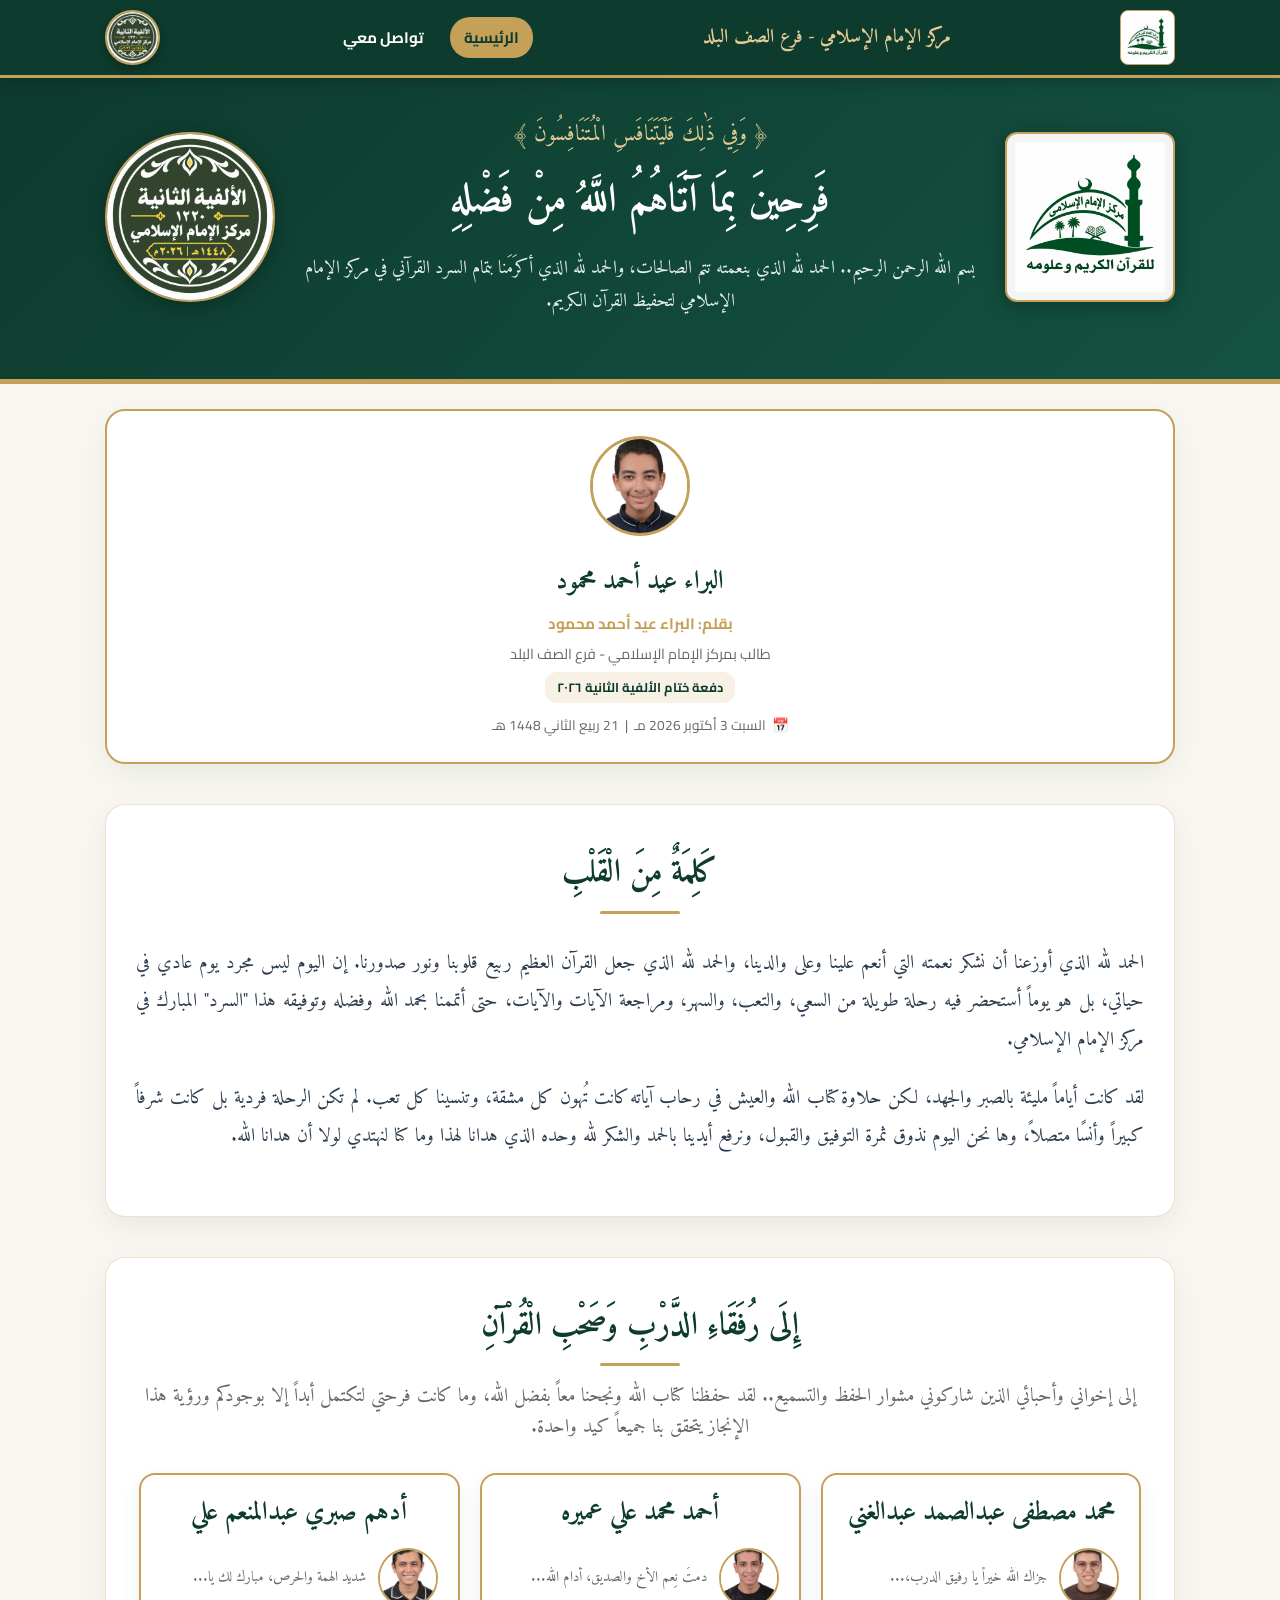
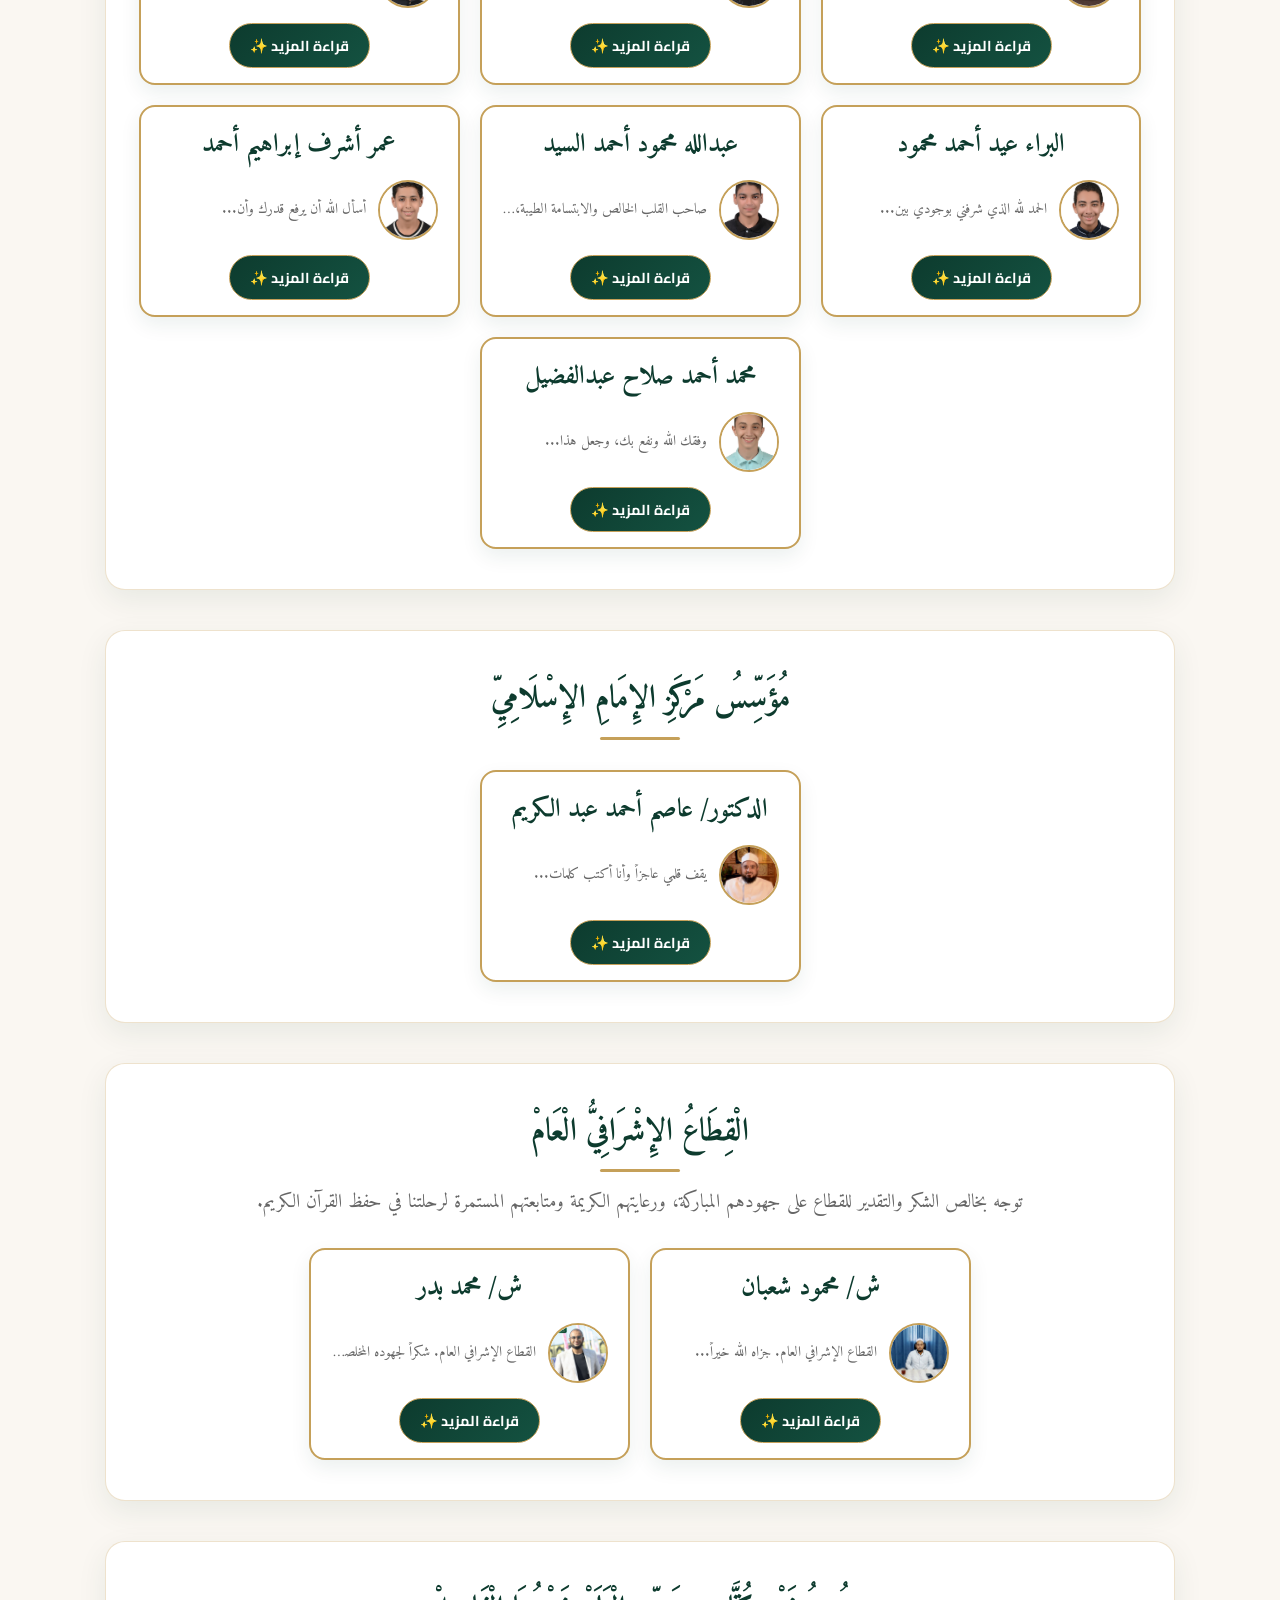
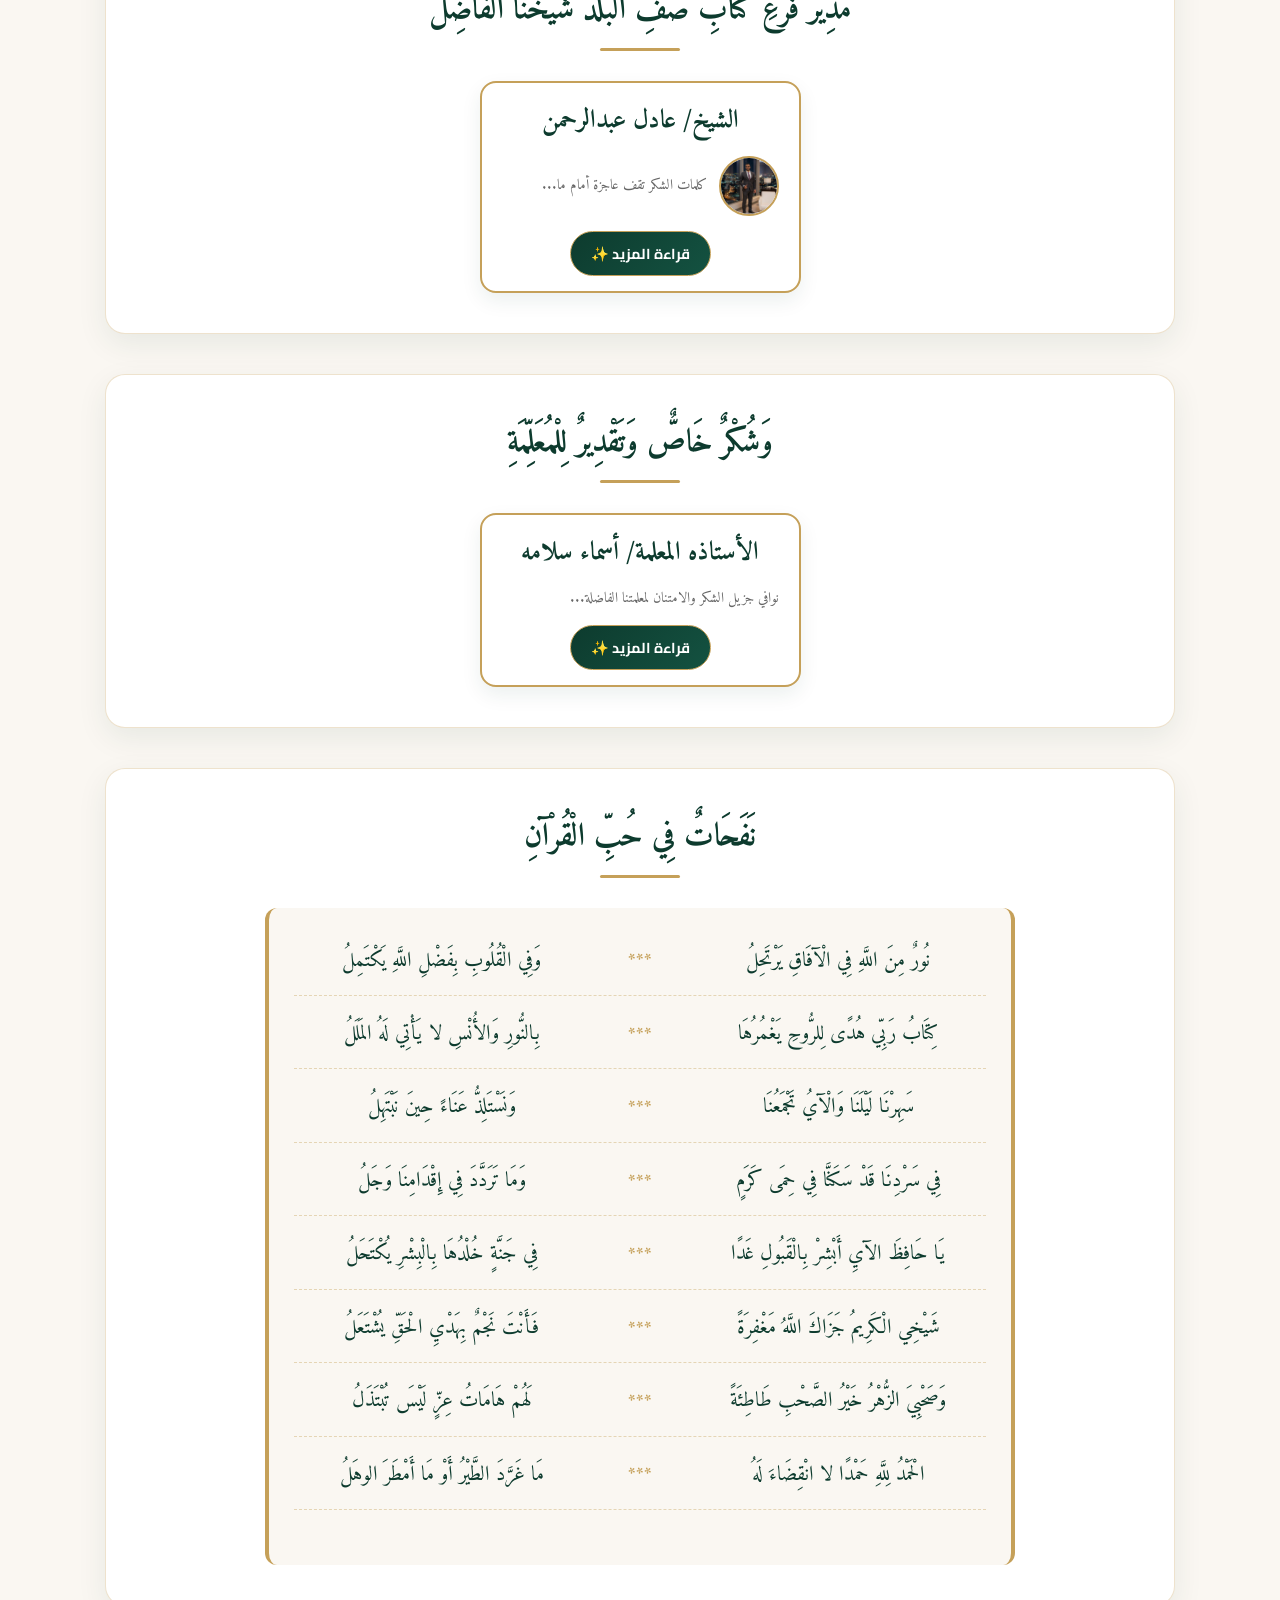
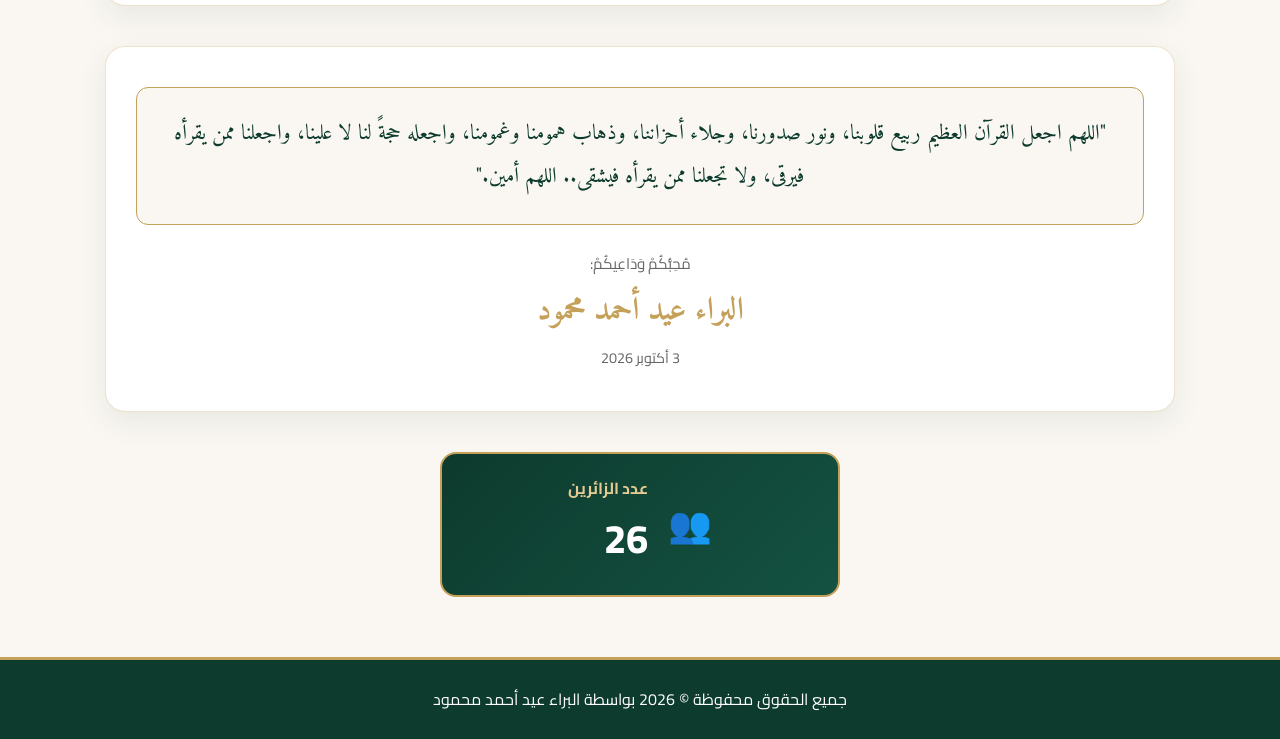
<file: index.html>
<!DOCTYPE html>
<html lang="ar" dir="rtl">
<head>
  <meta charset="UTF-8">
  <meta name="viewport" content="width=device-width, initial-scale=1.0">
  <title>فرحة النجاح في السرد القرآني - فرع الصف البلد</title>

  <!-- Open Graph / Social Preview -->
  <meta name="title" content="الإمام الإسلامي بالصف البلد | فرحة السرد القرآني">
  <meta name="description" content="احتفالية إتمام السرد القرآني بمركز الإمام الإسلامي - دفعة ختام الألفية الثانية 2026.">
  <meta property="og:type" content="website">
  <meta property="og:url" content="https://el-baraa.github.io/quran-sard-celebration-2026/">
  <meta property="og:title" content="الإمام الإسلامي بالصف البلد | فرحة السرد القرآني">
  <meta property="og:description" content="احتفالية إتمام السرد القرآني بمركز الإمام الإسلامي - دفعة ختام الألفية الثانية 2026م.">
  <meta property="og:image" content="https://el-baraa.github.io/quran-sard-celebration-2026/facebook-preview.jpg?v=4.0">
    
  <!-- Google Fonts -->
  <link rel="preconnect" href="https://fonts.googleapis.com">
  <link rel="preconnect" href="https://fonts.gstatic.com" crossorigin>
  <link href="https://fonts.googleapis.com/css2?family=Amiri:ital,wght@0,400;0,700;1,400&family=Cairo:wght@300;400;600;700;800&display=swap" rel="stylesheet">
    
  <!-- Style CSS Link -->
  <link rel="stylesheet" href="style.css?v=6.0">
</head>
<body>

  <!-- شريط التنقل العلوي مع الصور على الأطراف -->
  <nav class="main-navbar">
    <div class="nav-container">
      <img src="logo.png" alt="مركز الإمام الإسلامي" class="nav-logo-right" onerror="this.src='https://via.placeholder.com/60?text=لوجو';">
      
      <a href="index.html" class="nav-logo">
        <span class="nav-link-part" onclick="event.stopPropagation(); window.open('https://www.facebook.com/emam.eslamic', '_blank');">مركز الإمام الإسلامي</span>
        - 
        <span class="nav-link-part" onclick="event.stopPropagation(); window.open('https://www.facebook.com/elamam.elsaf.661', '_blank');">فرع الصف البلد</span>        
      </a>
      
      <ul class="nav-links">
        <li><a href="index.html" class="active">الرئيسية</a></li>
        <li><a href="contact.html">تواصل معي</a></li>
      </ul>

      <img src="badge.jpg" alt="شعار الألفية الثانية" class="nav-badge-left" onerror="this.src='https://via.placeholder.com/60?text=شعار';">
    </div>
  </nav>

  <div class="bg-pattern"></div>

  <!-- الهيدر الرئيسي مع الصور الكبيرة على اليمين واليسار -->
  <header class="main-header">
    <div class="container header-content-wrapper">
      <img src="logo.png" alt="لوجو مركز الإمام الإسلامي" class="header-side-img header-img-right" onerror="this.src='https://via.placeholder.com/170?text=لوجو';">

      <div class="header-text-center">
        <div class="header-decoration">﴿ وَفِي ذَٰلِكَ فَلْيَتَنَافَسِ الْمُتَنَافِسُونَ ﴾</div>
        <h1 class="main-title">فَرِحِينَ بِمَا آتَاهُمُ اللَّهُ مِنْ فَضْلِهِ</h1>
        <p class="header-subtitle">
          بسم الله الرحمن الرحيم.. الحمد لله الذي بنعمته تتم الصالحات، والحمد لله الذي أكرَمَنا بتمام السرد القرآني في مركز الإمام الإسلامي لتحفيظ القرآن الكريم.
        </p>
      </div>

      <img src="badge.jpg" alt="شعار الألفية الثانية" class="header-side-img header-img-left" onerror="this.src='https://via.placeholder.com/170?text=شعار';">
    </div>
  </header>

  <main class="container">

    <!-- قسم الكاتب -->
    <section class="writer-section">
      <div class="writer-card mini-writer" id="writer-toggle-card">
        <div class="writer-img-wrapper">
          <img src="writer.jpg" alt="البراء عيد أحمد محمود" class="writer-img">
        </div>
        <div class="writer-info">
          <h2>البراء عيد أحمد محمود</h2>
          <p class="writer-tag">بقلم: البراء عيد أحمد محمود</p>
          <p class="writer-sub-tag">طالب بمركز الإمام الإسلامي - فرع الصف البلد</p>
          <p class="writer-batch">دفعة ختام الألفية الثانية ٢٠٢٦</p>

          <div class="date-badge">
            <span class="icon">📅</span>
            <span class="date-text">السبت 3 أكتوبر 2026 مـ</span>
            <span class="sep">|</span>
            <span class="date-text">21 ربيع الثاني 1448 هـ</span>
          </div>
        </div>
      </div>
    </section>

    <!-- كلمة من القلب -->
    <section class="content-section heart-words">
      <div class="section-title-wrapper">
        <h3 class="section-title">كَلِمَةٌ مِنَ الْقَلْبِ</h3>
        <div class="title-line"></div>
      </div>

      <div class="text-content">
        <p>
          الحمد لله الذي أوزعنا أن نشكر نعمته التي أنعم علينا وعلى والدينا، والحمد لله الذي جعل القرآن العظيم ربيع قلوبنا ونور صدورنا. إن اليوم ليس مجرد يوم عادي في حياتي، بل هو يوماً أستحضر فيه رحلة طويلة من السعي، والتعب، والسهر، ومراجعة الآيات والآيات، حتى أتممنا بحمد الله وفضله وتوفيقه هذا "السرد" المبارك في مركز الإمام الإسلامي.
        </p>
        <p>
          لقد كانت أياماً مليئة بالصبر والجهد، لكن حلاوة كتاب الله والعيش في رحاب آياته كانت تُهون كل مشقة، وتنسينا كل تعب. لم تكن الرحلة فردية بل كانت شرفاً كبيراً وأنسًا متصلاً، وها نحن اليوم نذوق ثمرة التوفيق والقبول، ونرفع أيدينا بالحمد والشكر لله وحده الذي هدانا لهذا وما كنا لنهتدي لولا أن هدانا الله.
        </p>
      </div>
    </section>

    <!-- 1️⃣ قسم الأصدقاء والزملاء -->
    <section class="content-section brothers-section">
      <div class="section-title-wrapper">
        <h3 class="section-title">إِلَى رُفَقَاءِ الدَّرْبِ وَصَحْبِ الْقُرْآنِ</h3>
        <div class="title-line"></div>
        <p class="section-intro-text">
          إلى إخواني وأحبائي الذين شاركوني مشوار الحفظ والتسميع.. لقد حفظنا كتاب الله ونجحنا معاً بفضل الله، وما كانت فرحتي لتكتمل أبداً إلا بوجودكم ورؤية هذا الإنجاز يتحقق بنا جميعاً كيد واحدة.
        </p>
      </div>
      <div class="grid-container" id="friends-grid"></div>
    </section>

    <!-- 2️⃣ قسم مؤسس المركز -->
    <section class="content-section founder-section">
      <div class="section-title-wrapper">
        <h3 class="section-title">مُؤَسِّسُ مَرْكَزِ الإِمَامِ الإِسْلَامِيِّ</h3>
        <div class="title-line"></div>
      </div>
      <div class="grid-container" id="founder-grid"></div>
    </section>

    <!-- 3️⃣ قسم القطاع الإشرافي العام -->
    <section class="content-section supervisors-section">
      <div class="section-title-wrapper">
        <h3 class="section-title">الْقِطَاعُ الإِشْرَافِيُّ الْعَامْ</h3>
        <div class="title-line"></div>
        <p class="section-intro-text">
          توجه بخالص الشكر والتقدير للقطاع على جهودهم المباركة، ورعايتهم الكريمة ومتابعتهم المستمرة لرحلتنا في حفظ القرآن الكريم.
        </p>
      </div>
      <div class="grid-container" id="supervisors-grid"></div>
    </section>

    <!-- 4️⃣ قسم مدير الفرع -->
    <section class="content-section manager-section">
      <div class="section-title-wrapper">
        <h3 class="section-title">مُدِيرُ فَرْعِ كُتَّابِ صَفِّ الْبَلَدْ شَيْخُنَا الْفَاضِلْ</h3>
        <div class="title-line"></div>
      </div>
      <div class="grid-container" id="manager-grid"></div>
    </section>

    <!-- 5️⃣ قسم المعلمة الفاضلة -->
    <section class="content-section teacher-section">
      <div class="section-title-wrapper">
        <h3 class="section-title">وَشُكْرٌ خَاصٌّ وَتَقْدِيرٌ لِلْمُعَلِّمَةِ</h3>
        <div class="title-line"></div>
      </div>
      <div class="grid-container" id="teacher-grid"></div>
    </section>

    <!-- قسم النفحات والنشيد -->
    <section class="content-section poetry-section">
      <div class="section-title-wrapper">
        <h3 class="section-title">نَفَحَاتٌ فِي حُبِّ الْقُرْآنِ</h3>
        <div class="title-line"></div>
      </div>
      <div class="poem-container">
        <div class="poem-verse"><div class="bayt-first">نُورٌ مِنَ اللَّهِ فِي الْآفَاقِ يَرْتَحِلُ</div><div class="bayt-second">وَفِي الْقُلُوبِ بِفَضْلِ اللَّهِ يَكْتَمِلُ</div></div>
        <div class="poem-verse"><div class="bayt-first">كِتَابُ رَبِّي هُدًى لِلرُّوحِ يَغْمُرُهَا</div><div class="bayt-second">بِالنُّورِ وَالأُنْسِ لا يَأْتِي لَهُ المَلَلُ</div></div>
        <div class="poem-verse"><div class="bayt-first">سَهِرْنَا لَيْلَنَا وَالْآيُ تَجْمَعُنَا</div><div class="bayt-second">وَنَسْتَلِذُّ عَنَاءً حِينَ نَبْتَهِلُ</div></div>
        <div class="poem-verse"><div class="bayt-first">فِي سَرْدِنَا قَدْ سَكَنَّا فِي حِمَى كَرَمٍ</div><div class="bayt-second">وَمَا تَرَدَّدَ فِي إِقْدَامِنَا وَجَلُ</div></div>
        <div class="poem-verse"><div class="bayt-first">يَا حَافِظَ الآيِ أَبْشِرْ بِالْقَبُولِ غَدًا</div><div class="bayt-second">فِي جَنَّةٍ خُلْدُهَا بِالْبِشْرِ يُكْتَحَلُ</div></div>
        <div class="poem-verse"><div class="bayt-first">شَيْخِي الْكَرِيمُ جَزَاكَ اللَّهُ مَغْفِرَةً</div><div class="bayt-second">فَأَنْتَ نَجْمٌ بِهَدْيِ الْحَقِّ يُشْتَعَلُ</div></div>
        <div class="poem-verse"><div class="bayt-first">وَصَحْبِيَ الزُّهْرُ خَيْرُ الصَّحْبِ طَاطِئَةً</div><div class="bayt-second">لَهُمْ هَامَاتُ عِزٍّ لَيْسَ تُبْتَذَلُ</div></div>
        <div class="poem-verse"><div class="bayt-first">الْحَمْدُ لِلَّهِ حَمْدًا لا انْقِضَاءَ لَهُ</div><div class="bayt-second">مَا غَرَّدَ الطَّيْرُ أَوْ مَا أَمْطَرَ الوهَلُ</div></div>
      </div>
    </section>

    <!-- الختام والتوقيع -->
    <section class="content-section closing-section">
      <p class="closing-dua">
        "اللهم اجعل القرآن العظيم ربيع قلوبنا، ونور صدورنا، وجلاء أحزاننا، وذهاب همومنا وغمومنا، واجعله حجةً لنا لا علينا، واجعلنا ممن يقرأه فيرقى، ولا تجعلنا ممن يقرأه فيشقى.. اللهم أمين."
      </p>
      <div class="signature-box">
        <span class="sign-title">مُحِبُّكُمْ وَدَاعِيكُمْ:</span>
        <span class="sign-name">البراء عيد أحمد محمود</span>
        <span class="sign-date">3 أكتوبر 2026</span>
      </div>
    </section>

    <!-- عداد الزوار -->
    <section class="counter-section">
      <div class="counter-card">
        <div class="counter-icon">👥</div>
        <div class="counter-info">
          <h4>عدد الزائرين</h4>
          <span class="counter-number" id="home-counter">25</span>
        </div>
      </div>
    </section>

  </main>

  <footer class="main-footer">
    <div class="container">
      <p>جميع الحقوق محفوظة © 2026 بواسطة البراء عيد أحمد محمود</p>
    </div>
  </footer>

  <script src="script.js"></script>
</body>
</html>
</file>
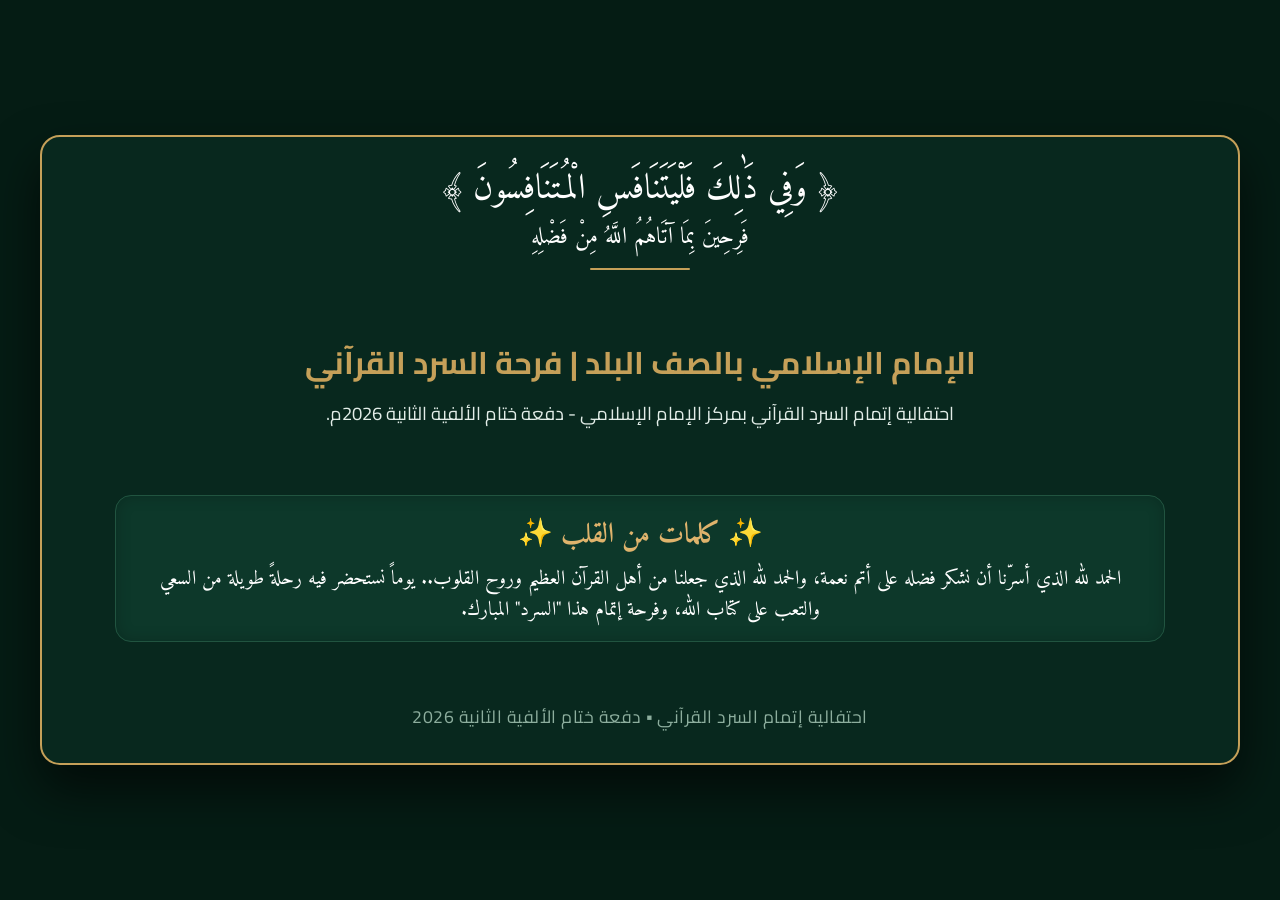
<file: card.html>
<!DOCTYPE html>
<html lang="ar" dir="rtl">
<head>
  <meta charset="UTF-8">
  <meta name="viewport" content="width=device-width, initial-scale=1.0">
  <title>تصميم بطاقة المعاينة - السرد القرآني</title>
  <link rel="preconnect" href="https://fonts.googleapis.com">
  <link rel="preconnect" href="https://fonts.gstatic.com" crossorigin>
  <link href="https://fonts.googleapis.com/css2?family=Amiri:ital,wght@0,400;0,700;1,400&family=Cairo:wght@300;400;600;700&display=swap" rel="stylesheet">
  <style>
    * {
      box-sizing: border-box;
      margin: 0;
      padding: 0;
    }

    body {
      background-color: #051c14;
      font-family: 'Cairo', sans-serif;
      display: flex;
      justify-content: center;
      align-items: center;
      min-height: 100vh;
      padding: 20px;
    }

    /* الحاوية الأساسية لتصميم الصورة بطراز 1200x630 */
    .preview-card-wrapper {
      width: 1200px;
      height: 630px;
      background: #08281e;
      border: 2px solid #c5a059;
      border-radius: 20px;
      padding: 25px 40px;
      display: flex;
      flex-direction: column;
      justify-content: space-between;
      align-items: center;
      text-align: center;
      box-shadow: 0 25px 50px rgba(0, 0, 0, 0.6);
      position: relative;
      overflow: hidden;
    }

    /* الجزء العلوي: الآيات الكريمة */
    .header-section {
      margin-top: 5px;
    }

    .quran-ayah {
      font-family: 'Amiri', serif;
      font-size: 2.2rem;
      color: #ffffff;
      margin-bottom: 4px;
      line-height: 1.3;
    }

    .ayah-translation {
      font-family: 'Amiri', serif;
      font-size: 1.45rem;
      color: #ffffff;
      margin-bottom: 10px;
    }

    .divider {
      width: 100px;
      height: 2px;
      background-color: #c5a059;
      margin: 0 auto;
      border-radius: 2px;
    }

    /* الجزء الأوسط: العناوين المأخوذة من الصورة */
    .titles-section {
      margin: 5px 0;
    }

    .main-title {
      font-family: 'Cairo', sans-serif;
      font-size: 1.95rem;
      font-weight: 700;
      color: #c5a059;
      margin-bottom: 4px;
    }

    .sub-title {
      font-family: 'Cairo', sans-serif;
      font-size: 1.15rem;
      color: #e2ede8;
    }

    /* صندوق كلمات من القلب */
    .words-box {
      width: 100%;
      max-width: 1050px;
      background-color: #0d382a;
      border: 1.5px solid #215440;
      border-radius: 16px;
      padding: 15px 25px;
      display: flex;
      flex-direction: column;
      align-items: center;
      justify-content: center;
      box-shadow: inset 0 0 15px rgba(0, 0, 0, 0.2);
    }

    .box-title {
      font-family: 'Amiri', serif;
      font-size: 1.75rem;
      font-weight: 700;
      color: #dfb36c;
      margin-bottom: 4px;
      display: flex;
      align-items: center;
      justify-content: center;
      gap: 8px;
    }

    .box-text {
      font-family: 'Amiri', serif;
      font-size: 1.25rem;
      color: #ffffff;
      line-height: 1.55;
      text-align: center;
      direction: rtl;
    }

    /* النص السفلي المضاف في الأخير بدلاً من اللينك */
    .card-footer-text {
      font-family: 'Cairo', sans-serif;
      font-size: 1.1rem;
      color: #8dae9e;
      letter-spacing: 0.5px;
      margin-bottom: 5px;
    }
  </style>
</head>
<body>

  <div class="preview-card-wrapper">
    
    <!-- 1. الآيات الكريمة كما في أعلى الصورة -->
    <div class="header-section">
      <div class="quran-ayah">﴿ وَفِي ذَٰلِكَ فَلْيَتَنَافَسِ الْمُتَنَافِسُونَ ﴾</div>
      <div class="ayah-translation">فَرِحِينَ بِمَا آتَاهُمُ اللَّهُ مِنْ فَضْلِهِ</div>
      <div class="divider"></div>
    </div>

    <!-- 2. العناوين الرئيسية كما في منتصف الصورة -->
    <div class="titles-section">
      <h1 class="main-title">الإمام الإسلامي بالصف البلد | فرحة السرد القرآني</h1>
      <p class="sub-title">احتفالية إتمام السرد القرآني بمركز الإمام الإسلامي - دفعة ختام الألفية الثانية 2026م.</p>
    </div>

    <!-- 3. صندوق كلمات من القلب -->
    <div class="words-box">
      <h2 class="box-title">
        <span>✨</span> كلمات من القلب <span>✨</span>
      </h2>
      <p class="box-text">
        الحمد لله الذي أسرّنا أن نشكر فضله على أتم نعمة، والحمد لله الذي جعلنا من أهل القرآن العظيم وروح القلوب.. يوماً نستحضر فيه رحلةً طويلة من السعي والتعب على كتاب الله، وفرحة إتمام هذا "السرد" المبارك.
      </p>
    </div>

    <!-- 4. النص السفلي في الآخر -->
    <div class="card-footer-text">
      احتفالية إتمام السرد القرآني ▪ دفعة ختام الألفية الثانية 2026
    </div>

  </div>

</body>
</html>
</file>
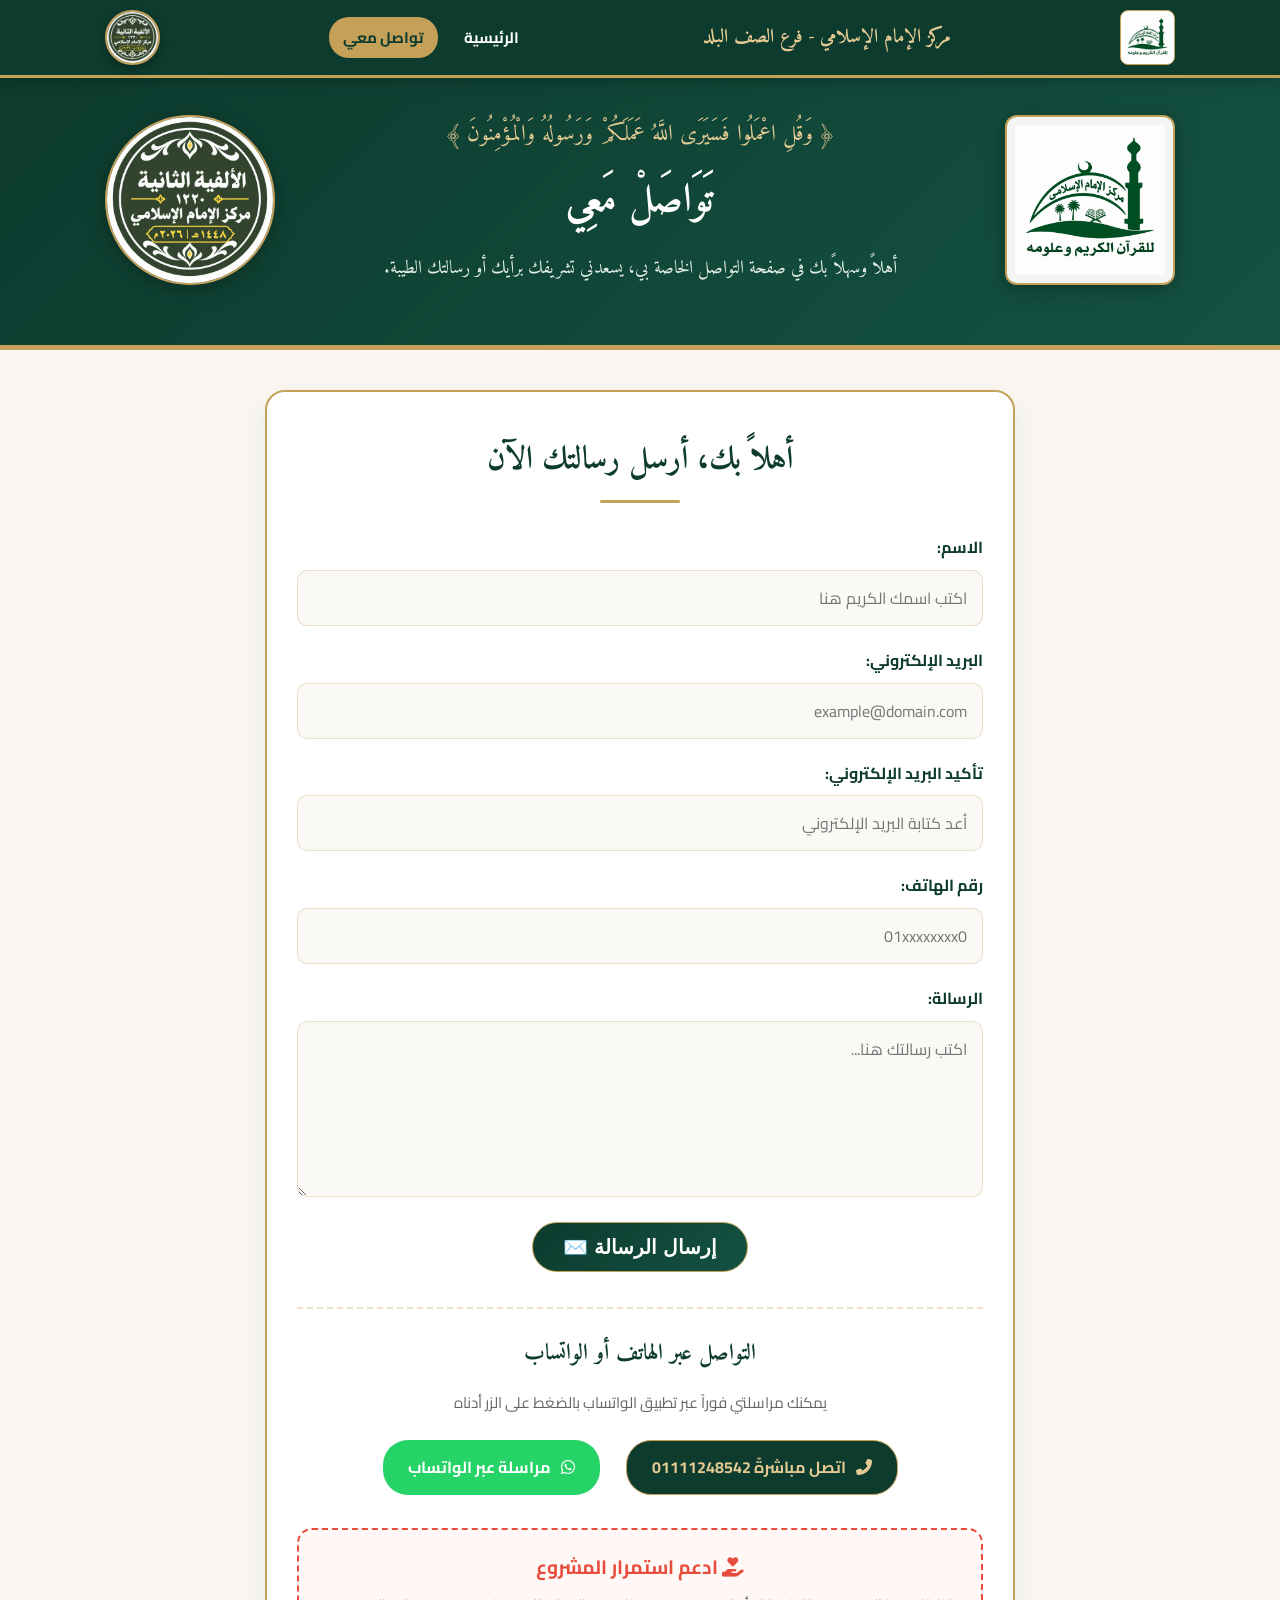
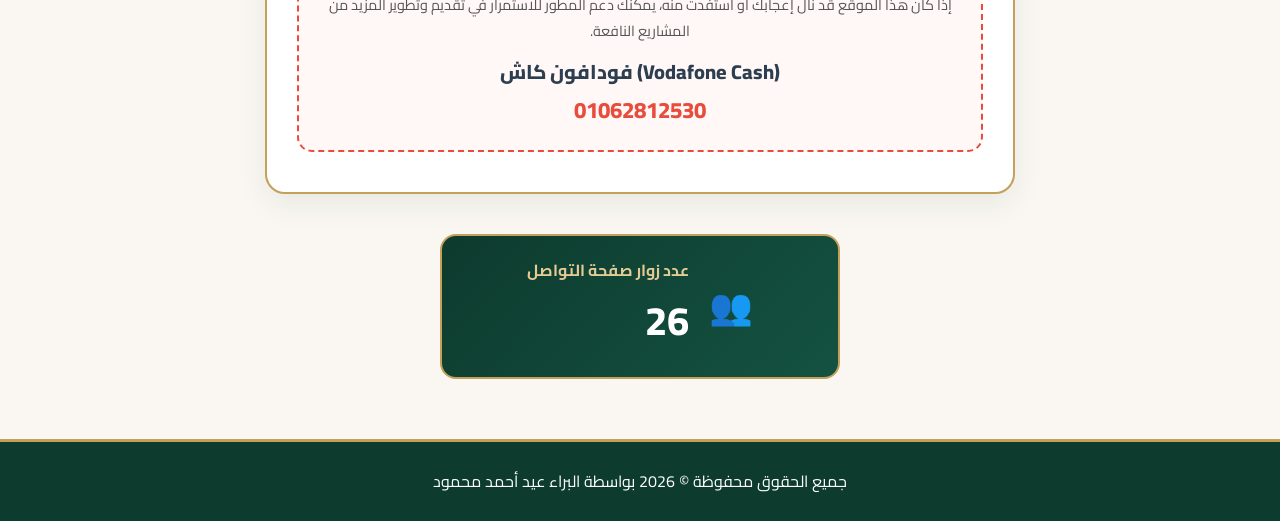
<file: contact.html>
<!DOCTYPE html>
<html lang="ar" dir="rtl">
<head>
  <meta charset="UTF-8">
  <meta name="viewport" content="width=device-width, initial-scale=1.0">
  <title>تواصل معي - السرد القرآني</title>
  
  <!-- خطوط جوجل -->
  <link rel="preconnect" href="https://fonts.googleapis.com">
  <link rel="preconnect" href="https://fonts.gstatic.com" crossorigin>
  <link href="https://fonts.googleapis.com/css2?family=Amiri:ital,wght@0,400;0,700;1,400&family=Cairo:wght@300;400;600;700;800&display=swap" rel="stylesheet">
    
  <!-- أيقونات FontAwesome -->
  <link rel="stylesheet" href="https://cdnjs.cloudflare.com/ajax/libs/font-awesome/6.4.0/css/all.min.css">

  <!-- ملف الـ CSS الخارجي فقط بدون أي كود مدمج -->
  <link rel="stylesheet" href="style.css">
</head>
<body>

  <!-- شريط التنقل العلوي -->
  <nav class="main-navbar">
    <div class="nav-container">
      <img src="logo.png" alt="مركز الإمام الإسلامي" class="nav-logo-right" onerror="this.src='https://via.placeholder.com/60?text=لوجو';">
      
      <a href="index.html" class="nav-logo">
        <span class="nav-link-part" onclick="event.stopPropagation(); window.open('https://www.facebook.com/emam.eslamic', '_blank');">مركز الإمام الإسلامي</span>
        - 
        <span class="nav-link-part" onclick="event.stopPropagation(); window.open('https://www.facebook.com/elamam.elsaf.661', '_blank');">فرع الصف البلد</span>        
      </a>
      
      <ul class="nav-links">
        <li><a href="index.html">الرئيسية</a></li>
        <li><a href="contact.html" class="active">تواصل معي</a></li>
      </ul>

      <img src="badge.jpg" alt="شعار الألفية الثانية" class="nav-badge-left" onerror="this.src='https://via.placeholder.com/60?text=شعار';">
    </div>
  </nav>
  
  <div class="bg-pattern"></div>

  <!-- هيدر الصفحة الرئيسي -->
  <header class="main-header">
    <div class="container header-content-wrapper">
      <img src="logo.png" alt="لوجو مركز الإمام الإسلامي" class="header-side-img header-img-right" onerror="this.src='https://via.placeholder.com/170?text=لوجو';">

      <div class="header-text-center">
        <div class="header-decoration">﴿ وَقُلِ اعْمَلُوا فَسَيَرَى اللَّهُ عَمَلَكُمْ وَرَسُولُهُ وَالْمُؤْمِنُونَ ﴾</div>
        <h1 class="main-title">تَوَاصَلْ مَعِي</h1>
        <p class="header-subtitle">
          أهلاً وسهلاً بك في صفحة التواصل الخاصة بي، يسعدني تشريفك برأيك أو رسالتك الطيبة.
        </p>
      </div>

      <img src="badge.jpg" alt="شعار الألفية الثانية" class="header-side-img header-img-left" onerror="this.src='https://via.placeholder.com/170?text=شعار';">
    </div>
  </header>

  <!-- محتوى الصفحة -->
  <main class="container">
    <div class="contact-card">
      <h2 class="contact-main-title">أهلاً بك، أرسل رسالتك الآن</h2>
      <div class="contact-title-divider"></div>

      <form action="#" method="POST" onsubmit="event.preventDefault(); alert('تم إرسال رسالتك بنجاح، شكراً لتواصلك!');">
        <div class="form-group">
          <label for="name">الاسم:</label>
          <input type="text" id="name" placeholder="اكتب اسمك الكريم هنا" required>
        </div>

        <div class="form-group">
          <label for="email">البريد الإلكتروني:</label>
          <input type="email" id="email" placeholder="example@domain.com" required>
        </div>

        <div class="form-group">
          <label for="confirm-email">تأكيد البريد الإلكتروني:</label>
          <input type="email" id="confirm-email" placeholder="أعد كتابة البريد الإلكتروني" required>
        </div>

        <div class="form-group">
          <label for="phone">رقم الهاتف:</label>
          <input type="tel" id="phone" placeholder="01xxxxxxxx0" pattern="[0-9]{10,15}" required>
        </div>

        <div class="form-group">
          <label for="message">الرسالة:</label>
          <textarea id="message" rows="5" placeholder="اكتب رسالتك هنا..." required></textarea>
        </div>

        <button type="submit" class="submit-btn">إرسال الرسالة ✉️</button>
      </form>

      <!-- قسم التواصل المباشر -->
      <div class="box-section">
        <h3>التواصل عبر الهاتف أو الواتساب</h3>
        <p class="box-section-desc">يمكنك مراسلتي فوراً عبر تطبيق الواتساب بالضغط على الزر أدناه</p>
        
        <div class="buttons-wrapper">
          <a href="tel:01111248542" class="contact-btn-custom call-btn">
            <i class="fas fa-phone-alt"></i> اتصل مباشرةً 01111248542
          </a>
          <a href="https://wa.me/201111248542" target="_blank" class="contact-btn-custom whatsapp-btn">
            <i class="fab fa-whatsapp"></i> مراسلة عبر الواتساب
          </a>
        </div>
      </div>

      <!-- قسم دعم استمرار المشروع -->
      <div class="cash-box">
        <h4><i class="fas fa-hand-holding-heart"></i> ادعم استمرار المشروع</h4>
        <p>إذا كان هذا الموقع قد نال إعجابك أو استفدت منه، يمكنك دعم المطور للاستمرار في تقديم وتطوير المزيد من المشاريع النافعة.</p>
        <div class="cash-number-wrapper">
          فودافون كاش (Vodafone Cash)<br>
          <span class="cash-digits">01062812530</span>
        </div>
      </div>

    </div>

    <!-- عداد زوار صفحة التواصل -->
    <div class="counter-section">
      <div class="counter-card">
        <div class="counter-icon">👥</div>
        <div class="counter-info">
          <h4>عدد زوار صفحة التواصل</h4>
          <span class="counter-number" id="contact-counter">25</span>
        </div>
      </div>
    </div>
  </main>

  <footer class="main-footer">
    <div class="container">
      <p>جميع الحقوق محفوظة © 2026 بواسطة البراء عيد أحمد محمود</p>
    </div>
  </footer>

  <!-- ملف الجافاسكريبت الخارجي للعداد -->
  <script src="script.js"></script>
</body>
</html>
</file>
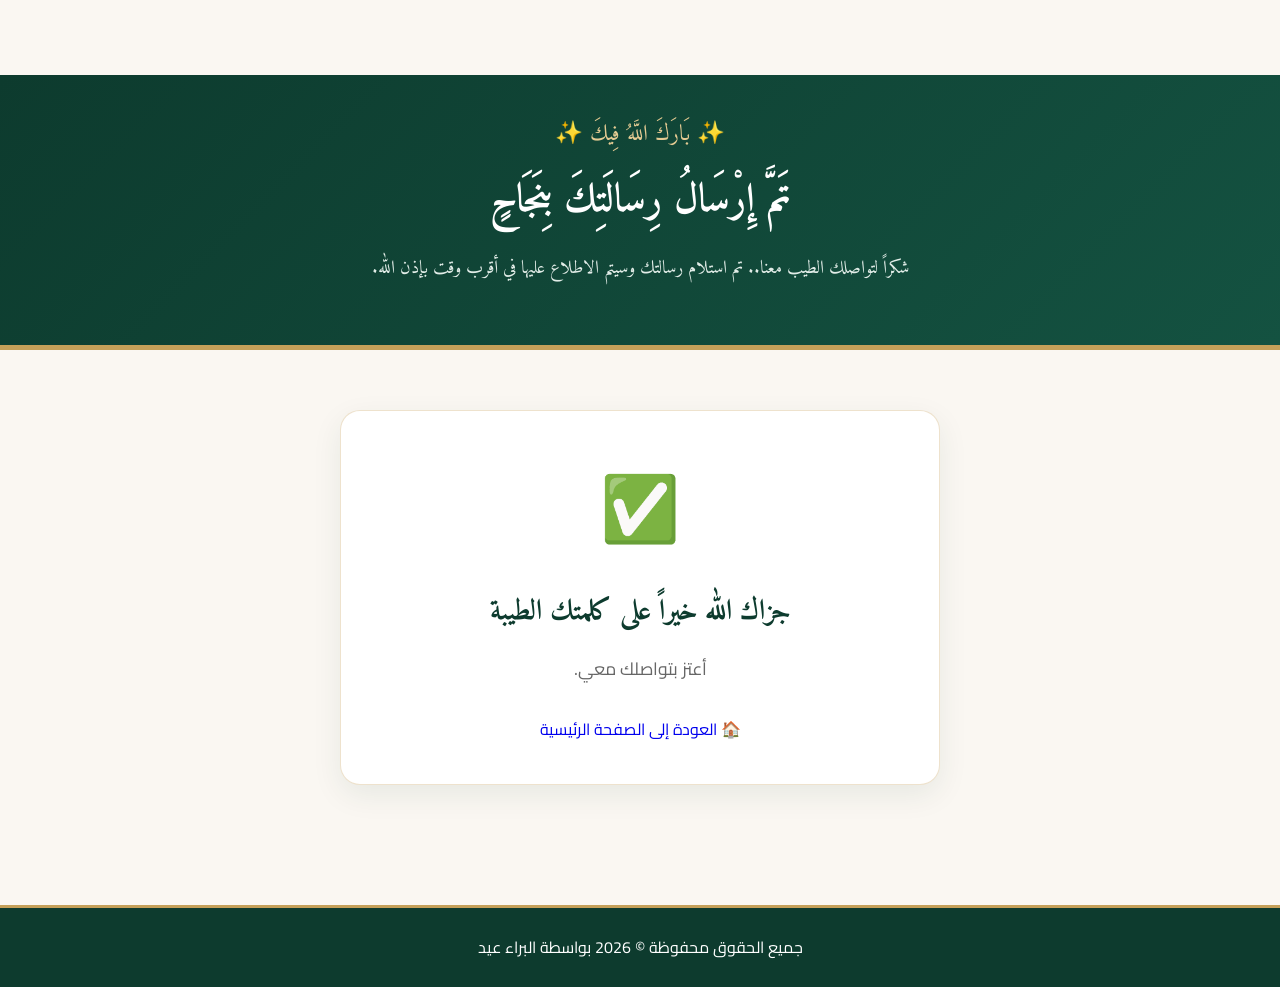
<file: Transmission.html>
<!DOCTYPE html>
<html lang="ar" dir="rtl">
<head>
  <meta charset="UTF-8">
  <meta name="viewport" content="width=device-width, initial-scale=1.0">
  <title>تم الإرسال بنجاح | السرد القرآني</title>
  <link rel="preconnect" href="https://fonts.googleapis.com">
  <link rel="preconnect" href="https://fonts.gstatic.com" crossorigin>
  <link href="https://fonts.googleapis.com/css2?family=Amiri:wght@400;700&family=Cairo:wght@400;600;700;800&display=swap" rel="stylesheet">
  <link rel="stylesheet" href="style.css">
</head>
<body>

  <div class="bg-pattern"></div>

  <header class="main-header">
    <div class="container">
      <div class="header-decoration">✨ بَارَكَ اللَّهُ فِيكَ ✨</div>
      <h1 class="main-title">تَمَّ إِرْسَالُ رِسَالَتِكَ بِنَجَاحٍ</h1>
      <p class="header-subtitle">
        شكراً لتواصلك الطيب معنا.. تم استلام رسالتك وسيتم الاطلاع عليها في أقرب وقت بإذن الله.
      </p>
    </div>
  </header>

  <main class="container" style="text-align: center; padding: 60px 0;">
    <div class="content-section" style="max-width: 600px; margin: 0 auto;">
      <div style="font-size: 4rem; margin-bottom: 20px;">✅</div>
      <h3 style="font-family: 'Amiri', serif; font-size: 1.8rem; color: var(--primary-green); margin-bottom: 15px;">
        جزاك الله خيراً على كلمتك الطيبة
      </h3>
      <p style="color: var(--text-muted); font-size: 1.1rem; margin-bottom: 30px;">
        أعتز بتواصلك معي.
      </p>
      <a href="index1.html" class="contact-btn-link" style="text-decoration: none; display: inline-block;">
        🏠 العودة إلى الصفحة الرئيسية
      </a>
    </div>
  </main>

  <footer class="main-footer">
    <div class="container">
      <p>جميع الحقوق محفوظة © 2026 بواسطة البراء عيد</p>
    </div>
  </footer>

</body>
</html>
</file>
<file: style.css>
:root {
  --primary-green: #0d3b2e;
  --secondary-green: #145241;
  --accent-gold: #c5a059;
  --accent-gold-light: #e5cb93;
  --bg-cream: #faf7f2;
  --card-bg: #ffffff;
  --text-dark: #2c3e50;
  --text-muted: #666666;
  --border-gold: rgba(197, 160, 89, 0.3);
  --shadow-soft: 0 10px 30px rgba(13, 59, 46, 0.08);
  --shadow-hover: 0 15px 35px rgba(13, 59, 46, 0.15);
}

* {
  box-sizing: border-box;
  margin: 0;
  padding: 0;
}

html, body {
  margin: 0 !important;
  padding: 0 !important;
  width: 100%;
  overflow-x: hidden;
  font-family: 'Cairo', sans-serif;
  background-color: var(--bg-cream);
  color: var(--text-dark);
  line-height: 1.8;
  position: relative;
  min-height: 100vh;
}

body {
  padding-top: 75px !important;
}

.container {
  width: 90%;
  max-width: 1100px;
  margin: 0 auto;
  padding: 0 15px;
}

.bg-pattern {
  position: fixed;
  top: 0; left: 0; width: 100%; height: 100%;
  background-image: radial-gradient(var(--border-gold) 0.8px, transparent 0.8px);
  background-size: 24px 24px;
  opacity: 0.4; z-index: -1; pointer-events: none;
}

/* ==========================================
   شريط التنقل العلوي (النافبار)
   ========================================== */
.main-navbar {
  position: fixed;
  top: 0;
  left: 0;
  width: 100%;
  background: var(--primary-green);
  border-bottom: 3px solid var(--accent-gold) !important;
  border-top: none !important;
  margin: 0 !important;
  z-index: 1000;
  box-shadow: 0 4px 15px rgba(0, 0, 0, 0.2);
}

.nav-container {
  width: 90%; 
  max-width: 1100px;
  min-height: 70px;
  margin: 0 auto;
  display: flex;
  align-items: center;
  justify-content: space-between;
  padding: 10px 15px;
}

.nav-logo-right {
  width: 55px;
  height: 55px;
  object-fit: contain;
  border-radius: 8px;
  background: #ffffff;
  padding: 3px;
  border: 1px solid var(--accent-gold);
}

.nav-badge-left {
  width: 55px;
  height: 55px;
  object-fit: cover;
  border-radius: 50%;
  border: 2px solid var(--accent-gold);
  box-shadow: 0 4px 10px rgba(0, 0, 0, 0.25);
}

.nav-logo {
  font-family: 'Amiri', serif;
  font-size: 1.2rem;
  font-weight: 700;
  color: var(--accent-gold-light);
  text-decoration: none;
  display: inline-flex;
  align-items: center;
  gap: 5px;
}

.nav-link-part {
  cursor: pointer;
  transition: opacity 0.2s ease;
}

.nav-link-part:hover {
  opacity: 0.8;
  text-decoration: underline;
}

.nav-links {
  list-style: none;
  display: flex;
  gap: 12px;
  align-items: center;
}

.nav-links li a {
  color: #ffffff;
  text-decoration: none;
  font-weight: 700;
  font-size: 0.95rem;
  padding: 6px 14px;
  border-radius: 20px;
  transition: all 0.3s ease;
  white-space: nowrap;
}

.nav-links li a:hover,
.nav-links li a.active {
  background: var(--accent-gold);
  color: var(--primary-green);
}

/* ==========================================
   الهيدر الرئيسي
   ========================================== */
.main-header {
  background: linear-gradient(135deg, var(--primary-green), var(--secondary-green));
  color: #ffffff;
  text-align: center;
  padding: 40px 20px 60px;
  border-bottom: 5px solid var(--accent-gold);
  border-top: none !important;
  margin-top: 0 !important;
  position: relative !important;
}

.header-content-wrapper {
  display: flex;
  align-items: center;
  justify-content: space-between;
  gap: 20px;
}

.header-text-center {
  flex: 1;
  text-align: center;
}

.header-side-img {
  width: 170px;
  height: 170px;
  object-fit: contain;
  filter: drop-shadow(0 4px 10px rgba(0, 0, 0, 0.3));
}

.header-img-right {
  background: rgba(255, 255, 255, 0.95);
  padding: 8px;
  border-radius: 12px;
  border: 2px solid var(--accent-gold);
}

.header-img-left {
  border-radius: 50%;
  border: 2px solid var(--accent-gold);
}

.header-decoration {
  font-family: 'Amiri', serif;
  color: var(--accent-gold-light);
  font-size: 1.4rem;
  margin-bottom: 10px;
}

.main-title {
  font-family: 'Amiri', serif;
  font-size: 2.5rem;
  font-weight: 700;
  margin-bottom: 15px;
  color: #ffffff;
}

.header-subtitle {
  font-family: 'Amiri', serif;
  font-size: 1.15rem;
  max-width: 750px;
  margin: 0 auto;
  color: #e2ede8;
}

/* ==========================================
   الأقسام والكروت
   ========================================== */
.writer-section {
  margin-top: 25px;
  margin-bottom: 40px;
}

.writer-card {
  background: var(--card-bg);
  border-radius: 20px;
  padding: 25px;
  display: flex;
  flex-direction: column;
  align-items: center;
  text-align: center;
  box-shadow: var(--shadow-soft);
  border: 2px solid var(--accent-gold);
  cursor: pointer;
  transition: all 0.4s ease;
}

.writer-card.mini-writer .writer-img {
  width: 100px;
  height: 100px;
  border-radius: 50%;
  border: 3px solid var(--accent-gold);
  object-fit: cover;
  margin-bottom: 15px;
}

.writer-card.mini-writer .writer-info h2 {
  font-family: 'Amiri', serif;
  font-size: 1.6rem;
  color: var(--primary-green);
  margin-bottom: 5px;
}

.writer-card.mini-writer .writer-tag {
  color: var(--accent-gold);
  font-weight: 700;
  font-size: 0.95rem;
  margin-bottom: 3px;
}

.writer-card.mini-writer .writer-sub-tag {
  color: var(--text-muted);
  font-size: 0.9rem;
  margin-bottom: 5px;
}

.writer-card.mini-writer .writer-batch {
  display: inline-block;
  background: rgba(197, 160, 89, 0.15);
  color: var(--primary-green);
  padding: 4px 12px;
  border-radius: 12px;
  font-weight: 700;
  font-size: 0.8rem;
  margin-bottom: 10px;
}

.date-badge {
  font-size: 0.85rem;
  color: var(--text-muted);
  display: flex;
  align-items: center;
  justify-content: center;
  gap: 6px;
  flex-wrap: wrap;
}

.content-section {
  background: var(--card-bg);
  border-radius: 20px;
  padding: 40px 30px;
  margin-top: 30px;
  margin-bottom: 40px;
  box-shadow: var(--shadow-soft);
  border: 1px solid var(--border-gold);
  position: relative;
  z-index: 10;
}

.section-title-wrapper {
  text-align: center;
  margin-bottom: 30px;
}

.section-title {
  font-family: 'Amiri', serif;
  font-size: 2rem;
  color: var(--primary-green);
  font-weight: 700;
}

.title-line {
  width: 80px;
  height: 3px;
  background: var(--accent-gold);
  margin: 8px auto 0;
  border-radius: 2px;
}

.text-content p {
  font-family: 'Amiri', serif;
  font-size: 1.2rem;
  margin-bottom: 20px;
  text-align: justify;
  color: #2c3e50;
  line-height: 2;
}

.grid-container {
  display: flex;
  flex-wrap: wrap;
  justify-content: center;
  gap: 20px;
  width: 100%;
}

.section-intro-text {
  font-family: 'Amiri', serif;
  font-size: 1.2rem;
  color: var(--text-muted);
  text-align: center;
  margin-top: 15px;
  margin-bottom: 30px;
  line-height: 1.6;
}

.person-card {
  background: #ffffff;
  border: 2px solid var(--accent-gold);
  border-radius: 16px;
  padding: 15px 20px;
  width: calc(33.333% - 15px);
  min-width: 280px;
  max-width: 340px;
  display: flex;
  flex-direction: column;
  align-items: center;
  text-align: center;
  box-shadow: 0 8px 20px rgba(13, 59, 46, 0.08);
  transition: all 0.3s ease;
  cursor: pointer;
}

.person-card.expanded {
  width: 100% !important;
  max-width: 650px !important;
  padding: 20px !important;
}

.person-card:hover {
  transform: translateY(-5px);
  box-shadow: 0 12px 28px rgba(13, 59, 46, 0.18);
}

.person-name {
  font-family: 'Amiri', serif;
  font-size: 1.3rem;
  font-weight: 700;
  color: var(--primary-green);
  margin-bottom: 12px;
}

.card-preview-content {
  display: flex;
  align-items: center;
  gap: 12px;
  width: 100%;
  margin-bottom: 15px;
  text-align: right;
}

.card-thumb {
  width: 60px;
  height: 60px;
  border-radius: 50%;
  object-fit: cover;
  border: 2px solid var(--accent-gold);
  flex-shrink: 0;
}

.card-snippet {
  font-family: 'Amiri', serif;
  font-size: 0.9rem;
  color: var(--text-muted);
  line-height: 1.5;
  white-space: nowrap;
  overflow: hidden;
  text-overflow: ellipsis;
  max-width: 100%;
}

.card-full-text {
  display: none;
  font-family: 'Amiri', serif;
  font-size: 1.1rem;
  color: #2c3e50;
  line-height: 1.8;
  text-align: justify;
  margin-top: 5px;
  padding-top: 5px;
  border-top: 1px dashed var(--border-gold);
  white-space: pre-line;
  width: 100%;
}

.person-card.expanded .card-preview-content {
  display: none !important;
}

.person-card.expanded .card-full-text {
  display: block !important;
}

.read-more-btn {
  background: linear-gradient(135deg, var(--primary-green), var(--secondary-green));
  color: #ffffff;
  border: 1px solid var(--accent-gold);
  padding: 8px 20px;
  border-radius: 25px;
  font-family: 'Cairo', sans-serif;
  font-size: 0.9rem;
  font-weight: 700;
  cursor: pointer;
  margin-top: auto;
  transition: all 0.3s ease;
}

.read-more-btn:hover {
  background: var(--accent-gold);
  color: var(--primary-green);
}

/* ==========================================
   قسم النشيد والقصيدة (شاشات الكمبيوتر)
   ========================================== */
.poem-container {
  max-width: 750px;
  margin: 0 auto;
  background-color: var(--bg-cream);
  padding: 35px 25px;
  border-radius: 12px;
  border-right: 4px solid var(--accent-gold);
  border-left: 4px solid var(--accent-gold);
}

.poem-verse {
  display: flex !important;
  justify-content: space-between !important;
  align-items: center !important;
  gap: 10px;
  margin-bottom: 20px;
  font-family: 'Amiri', serif;
  font-size: 1.3rem;
  color: var(--primary-green);
  border-bottom: 1px dashed rgba(197, 160, 89, 0.4);
  padding-bottom: 15px;
  position: relative;
}

.bayt-first { 
  width: 44% !important; 
  text-align: center !important; 
  order: 1 !important;
}

.bayt-second { 
  width: 44% !important; 
  text-align: center !important; 
  order: 3 !important;
}

/* ضبط الفاصل *** بين الشطرين في منتصف الكمبيوتر بالضبط */
.poem-verse::after {
  content: "***" !important;
  color: var(--accent-gold) !important;
  font-size: 1.1rem !important;
  font-weight: bold !important;
  text-align: center !important;
  width: 12% !important;
  order: 2 !important;
  position: static !important;
  transform: none !important;
}

.closing-dua {
  font-family: 'Amiri', serif;
  font-size: 1.35rem;
  text-align: center;
  color: var(--primary-green);
  background: var(--bg-cream);
  padding: 25px;
  border-radius: 12px;
  border: 1px solid var(--accent-gold);
  margin-bottom: 25px;
  line-height: 2;
}

.signature-box { text-align: center; display: flex; flex-direction: column; align-items: center; gap: 5px; }
.sign-title { font-size: 0.95rem; color: var(--text-muted); }
.sign-name { font-family: 'Amiri', serif; font-size: 2rem; font-weight: bold; color: var(--accent-gold); }
.sign-date { font-size: 0.9rem; color: var(--text-muted); }

.counter-section { margin-bottom: 40px; }
.counter-card {
  background: linear-gradient(135deg, var(--primary-green), var(--secondary-green));
  color: #ffffff;
  border-radius: 16px;
  padding: 20px 30px;
  display: flex;
  align-items: center;
  justify-content: center;
  gap: 20px;
  border: 2px solid var(--accent-gold);
  max-width: 400px;
  margin: 0 auto;
}
.counter-icon { font-size: 2.2rem; }
.counter-info h4 { font-size: 1rem; color: var(--accent-gold-light); }
.counter-number { 
  font-size: 2.5rem !important; 
  font-weight: 800 !important; 
  direction: ltr !important; 
  unicode-bidi: isolate !important; 
  display: inline-block !important; 
  color: #ffffff !important; 
}

.main-footer {
  background: var(--primary-green);
  color: #ffffff;
  text-align: center;
  padding: 25px 0;
  margin-top: 60px;
  border-top: 3px solid var(--accent-gold);
}

/* ==========================================
   صفحة التواصل
   ========================================== */
.contact-card {
  background: var(--card-bg);
  border-radius: 20px;
  padding: 40px 30px;
  width: 100%;
  max-width: 750px;
  margin: 40px auto;
  box-shadow: 0 10px 30px rgba(13, 59, 46, 0.08);
  border: 2px solid var(--accent-gold);
  text-align: right;
}

.contact-main-title {
  font-family: 'Amiri', serif;
  font-size: 2rem;
  color: var(--primary-green);
  text-align: center;
  margin-bottom: 10px;
}

.contact-title-divider {
  width: 80px;
  height: 3px;
  background: var(--accent-gold);
  margin: 0 auto 30px auto;
  border-radius: 2px;
}

.form-group {
  margin-bottom: 20px;
  display: flex;
  flex-direction: column;
  gap: 8px;
}

.form-group label {
  font-weight: 700;
  color: var(--primary-green);
  font-size: 1rem;
}

.form-group input, 
.form-group textarea {
  width: 100%;
  padding: 12px 15px;
  border: 1.5px solid var(--border-gold);
  border-radius: 10px;
  font-family: 'Cairo', sans-serif;
  font-size: 1rem;
  background-color: #faf9f6;
  text-align: right;
  color: var(--text-dark);
}

.form-group input:focus,
.form-group textarea:focus {
  border-color: var(--primary-green);
  outline: none;
  background-color: #ffffff;
  box-shadow: 0 0 8px rgba(13, 59, 46, 0.15);
}

.submit-btn {
  font-size: 1.25rem;
  background: linear-gradient(135deg, var(--primary-green), var(--secondary-green));
  color: #ffffff;
  border: 1px solid var(--accent-gold);
  padding: 12px 30px;
  border-radius: 25px;
  font-weight: 700;
  cursor: pointer;
  display: block;
  margin: 25px auto;
  transition: 0.3s;
}

.submit-btn:hover {
  background: var(--accent-gold);
  color: var(--primary-green);
}

.box-section {
  margin-top: 35px;
  padding-top: 25px;
  border-top: 2px dashed rgba(197, 160, 89, 0.3);
  text-align: center;
}

.box-section h3 {
  font-family: 'Amiri', serif;
  color: var(--primary-green);
  font-size: 1.4rem;
  margin-bottom: 15px;
}

.box-section-desc {
  color: var(--text-muted);
  font-size: 0.95rem;
  margin-bottom: 15px;
}

.buttons-wrapper {
  display: flex;
  justify-content: center;
  flex-wrap: wrap;
  gap: 10px;
}

.contact-btn-custom {
  display: inline-flex;
  align-items: center;
  justify-content: center;
  gap: 10px;
  padding: 12px 25px;
  border-radius: 25px;
  text-decoration: none;
  font-weight: 700;
  font-size: 1rem;
  margin: 8px;
  transition: 0.3s;
}

.whatsapp-btn { background: #25d366; color: white; }
.call-btn { background: var(--primary-green); color: var(--accent-gold-light); border: 1px solid var(--accent-gold); }

.cash-box {
  background: #fff8f6;
  border: 2px dashed #e74c3c;
  border-radius: 15px;
  padding: 20px;
  margin-top: 25px;
  text-align: center;
}

.cash-box h4 { color: #e74c3c; font-size: 1.2rem; margin-bottom: 8px; }
.cash-box p { font-size: 0.9rem; color: #555; margin-bottom: 10px; }
.cash-number-wrapper { font-weight: 800; font-size: 1.25rem; color: #2c3e50; direction: ltr; }
.cash-digits { color: #e74c3c; font-size: 1.4rem; }

/* ==========================================
   تعديلات الموبايل القطعية (Media Query)
   ========================================== */
@media (max-width: 992px) {
  
  /* 1. إزالة الفراغ الأبيض نهائياً وتثبيت المسافة */
  html, body {
    padding-top: 90px !important;
    margin-top: 0 !important;
  }

  .main-navbar {
    position: fixed !important;
    top: 0 !important;
    left: 0 !important;
    width: 100% !important;
    z-index: 9999 !important;
  }

  /* 2. الهيدر الرئيسي وتكبير الصور في الموبايل */
  .main-header {
    margin-top: 0 !important;
    padding-top: 15px !important;
  }

  .header-content-wrapper {
    display: flex !important;
    flex-direction: column !important;
    align-items: center !important;
    justify-content: center !important;
    gap: 15px !important;
  }

  /* تكبير صوري الهيدر الرئيسي في الموبايل (اللوجو وشعار الألفية) */
  .header-side-img {
    width: 130px !important;
    height: 130px !important;
    display: block !important;
    margin: 0 auto !important;
  }

  .header-img-right {
    order: 1 !important;
  }

  .header-text-center {
    order: 2 !important;
    width: 100% !important;
  }

  .header-img-left {
    order: 3 !important;
  }

  /* 3. ترتيب وتكبير لوجوهات الشريط العلوي النافبار */
  .nav-container {
    display: flex !important;
    flex-wrap: wrap !important;
    justify-content: center !important;
    align-items: center !important;
    padding: 6px 10px !important;
    position: relative !important;
    min-height: 90px !important;
  }

  .nav-logo-right {
    position: absolute !important;
    right: 12px !important;
    top: 8px !important;
    width: 50px !important;
    height: 50px !important;
  }

  .nav-badge-left {
    position: absolute !important;
    left: 12px !important;
    top: 8px !important;
    width: 50px !important;
    height: 50px !important;
  }

  .nav-logo {
    width: 100% !important;
    text-align: center !important;
    font-size: 0.82rem !important;
    display: flex !important;
    flex-direction: row !important;
    justify-content: center !important;
    align-items: center !important;
    white-space: nowrap !important;
    margin-top: 2px !important;
  }

  .nav-links {
    width: 100% !important;
    display: flex !important;
    justify-content: center !important;
    gap: 10px !important;
    margin-top: 3px !important;
  }

  .nav-links li a {
    font-size: 0.8rem !important;
    padding: 3px 12px !important;
  }

  /* 4. النشيد أفقياً للموبايل مع الـ *** في المنتصف */
  .poem-verse {
    display: flex !important;
    flex-direction: row !important;
    justify-content: space-between !important;
    align-items: center !important;
    gap: 5px !important;
    margin-bottom: 18px !important;
    padding-bottom: 12px !important;
    border-bottom: 1px dashed rgba(197, 160, 89, 0.4) !important;
    position: relative !important;
  }

  .bayt-first, 
  .bayt-second {
    width: 44% !important;
    text-align: center !important;
    font-size: 0.78rem !important;
    line-height: 1.4 !important;
    white-space: normal !important;
  }

  .poem-verse::after {
    content: "***" !important;
    position: absolute !important;
    left: 50% !important;
    top: 50% !important;
    transform: translate(-50%, -50%) !important;
    color: var(--accent-gold) !important;
    font-size: 0.75rem !important;
    font-weight: bold !important;
    background: var(--bg-cream) !important;
    padding: 0 3px !important;
    width: auto !important;
    order: unset !important;
  }
}

@media (max-width: 992px) {
  .main-header {
    margin-top: -87px !important;
  }
}
</file>
